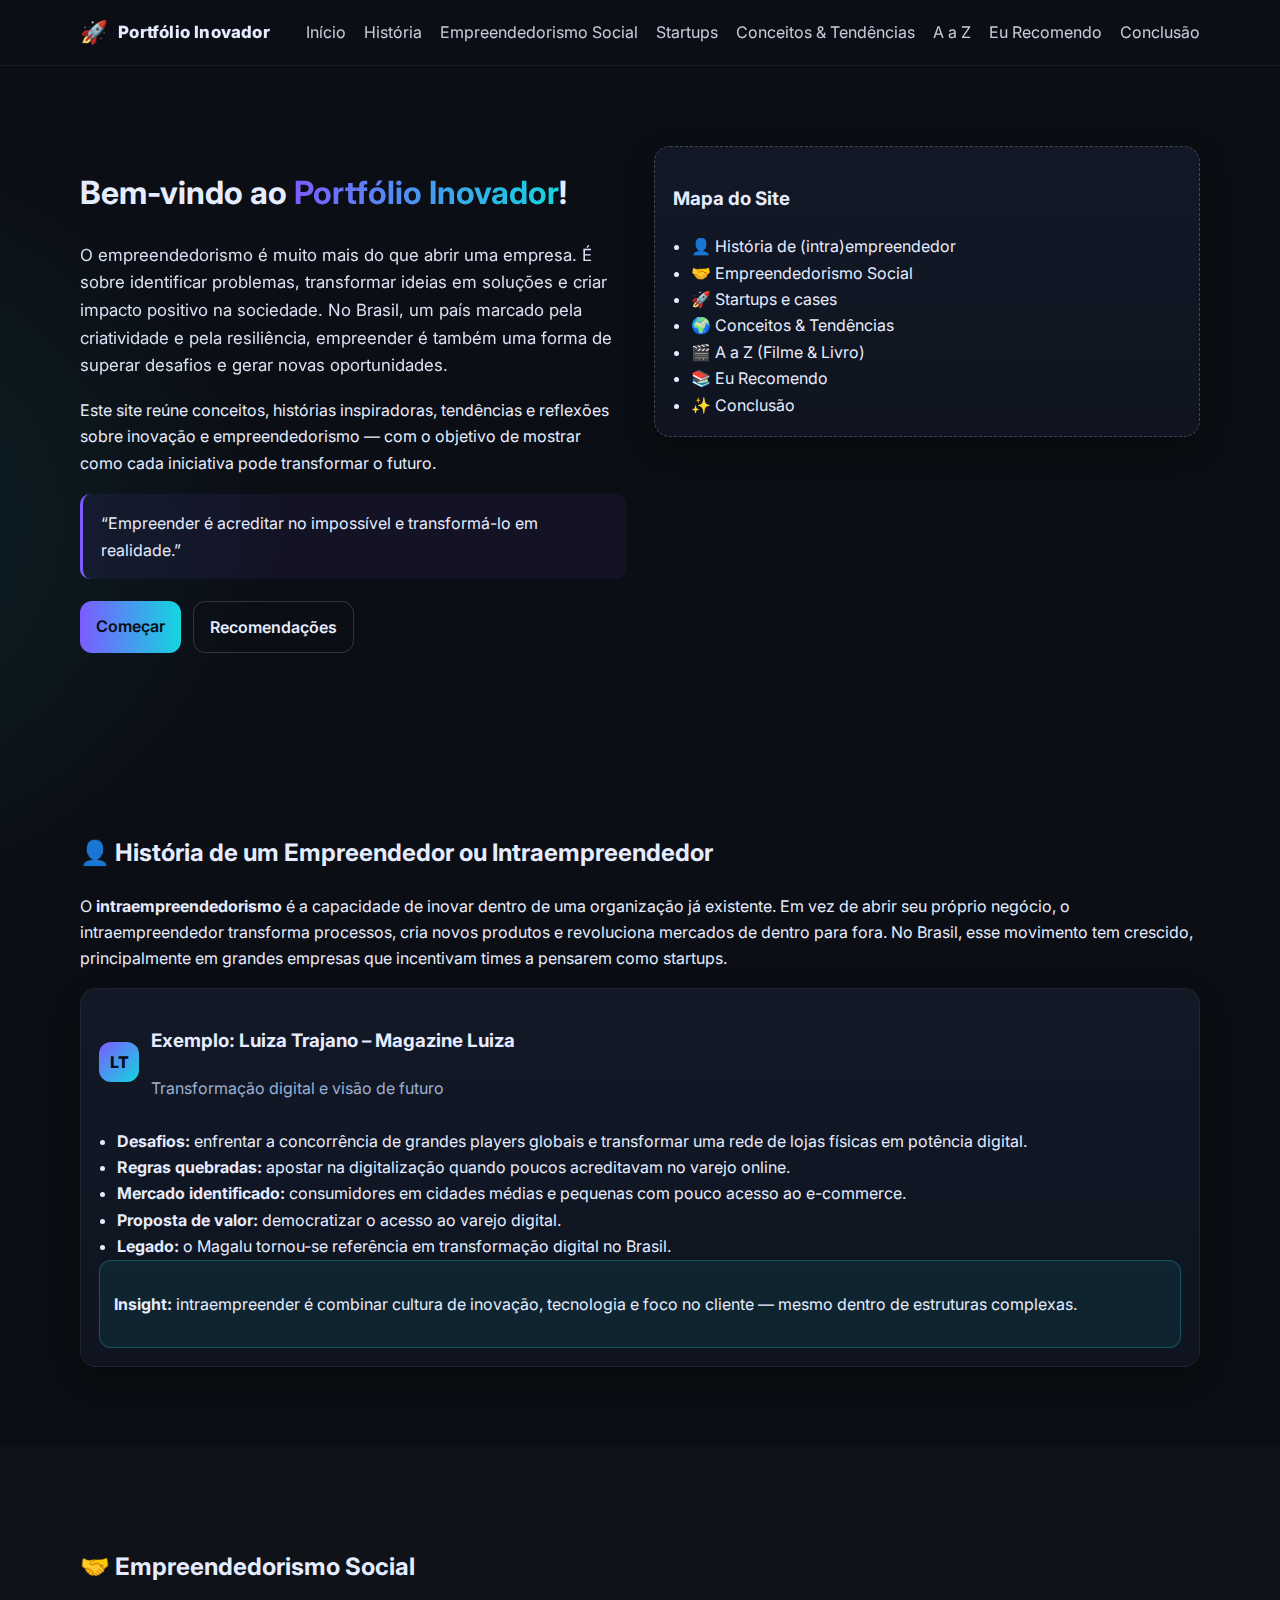
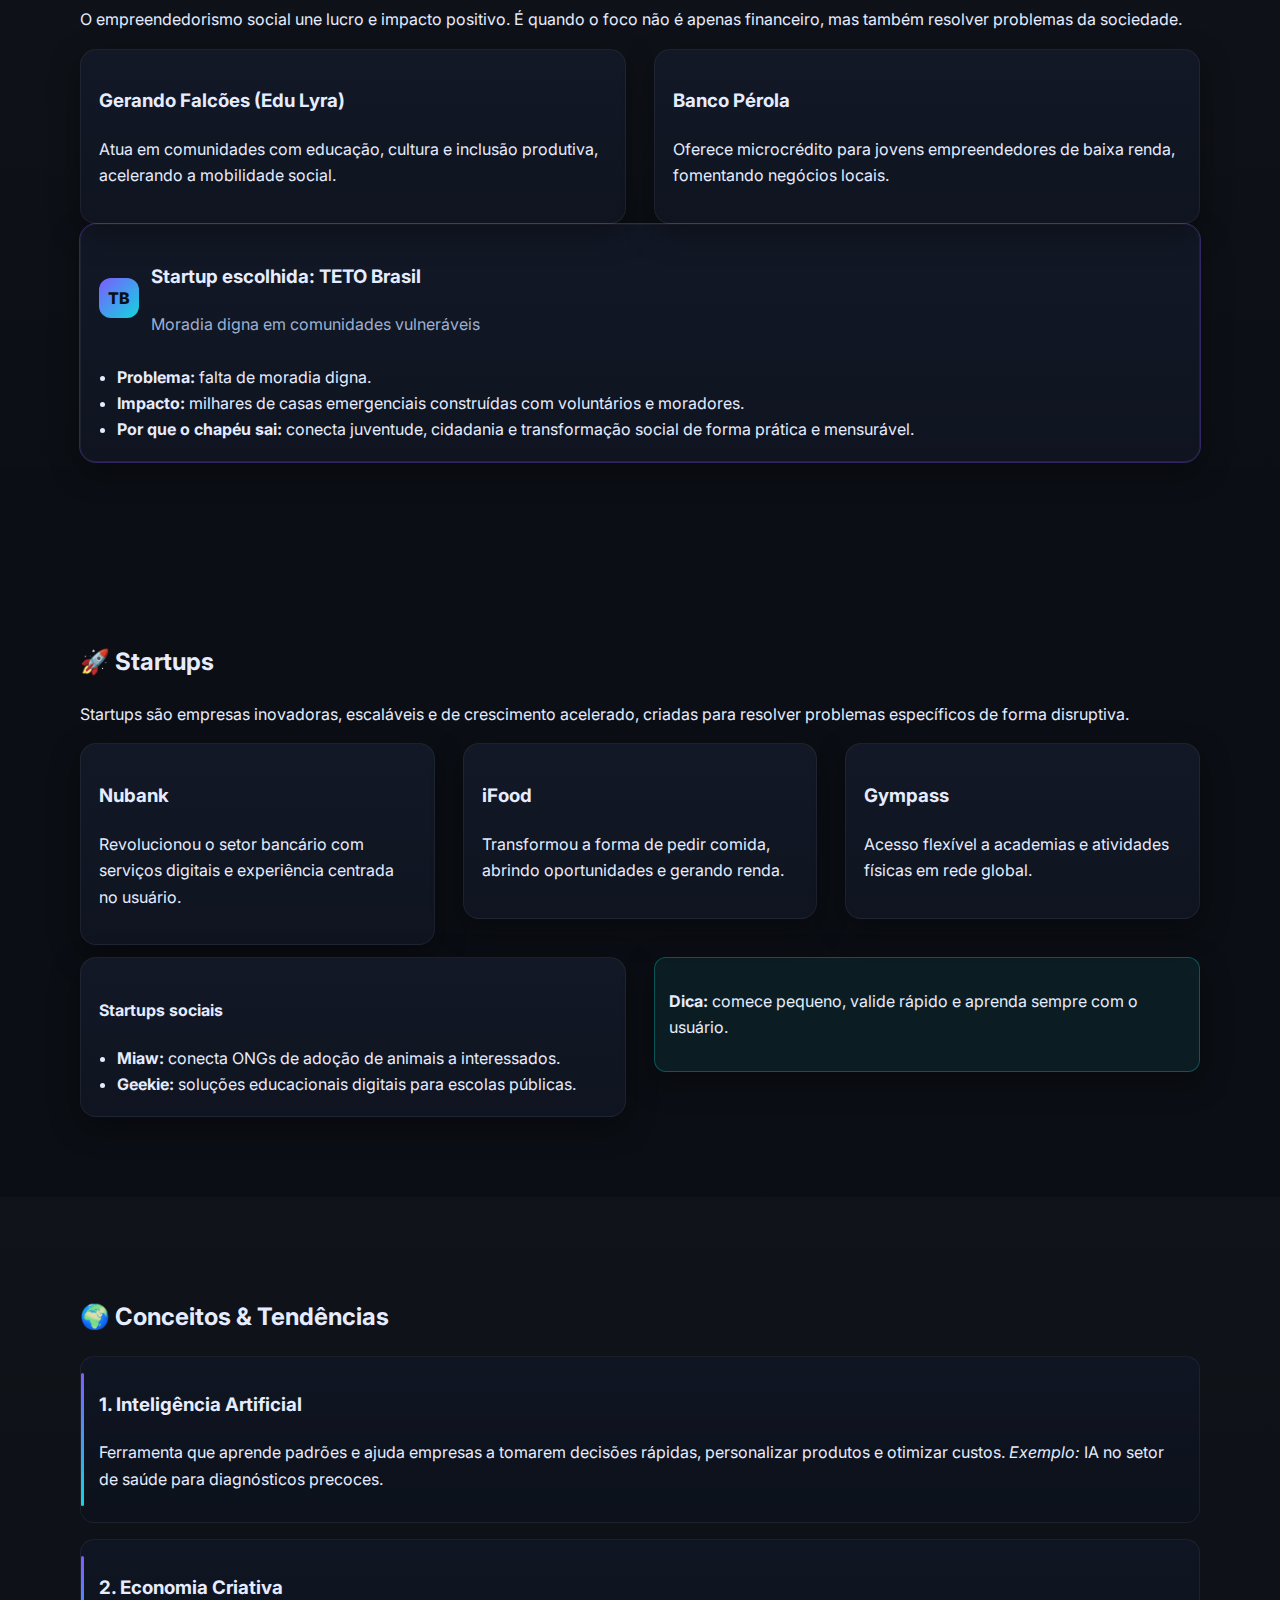
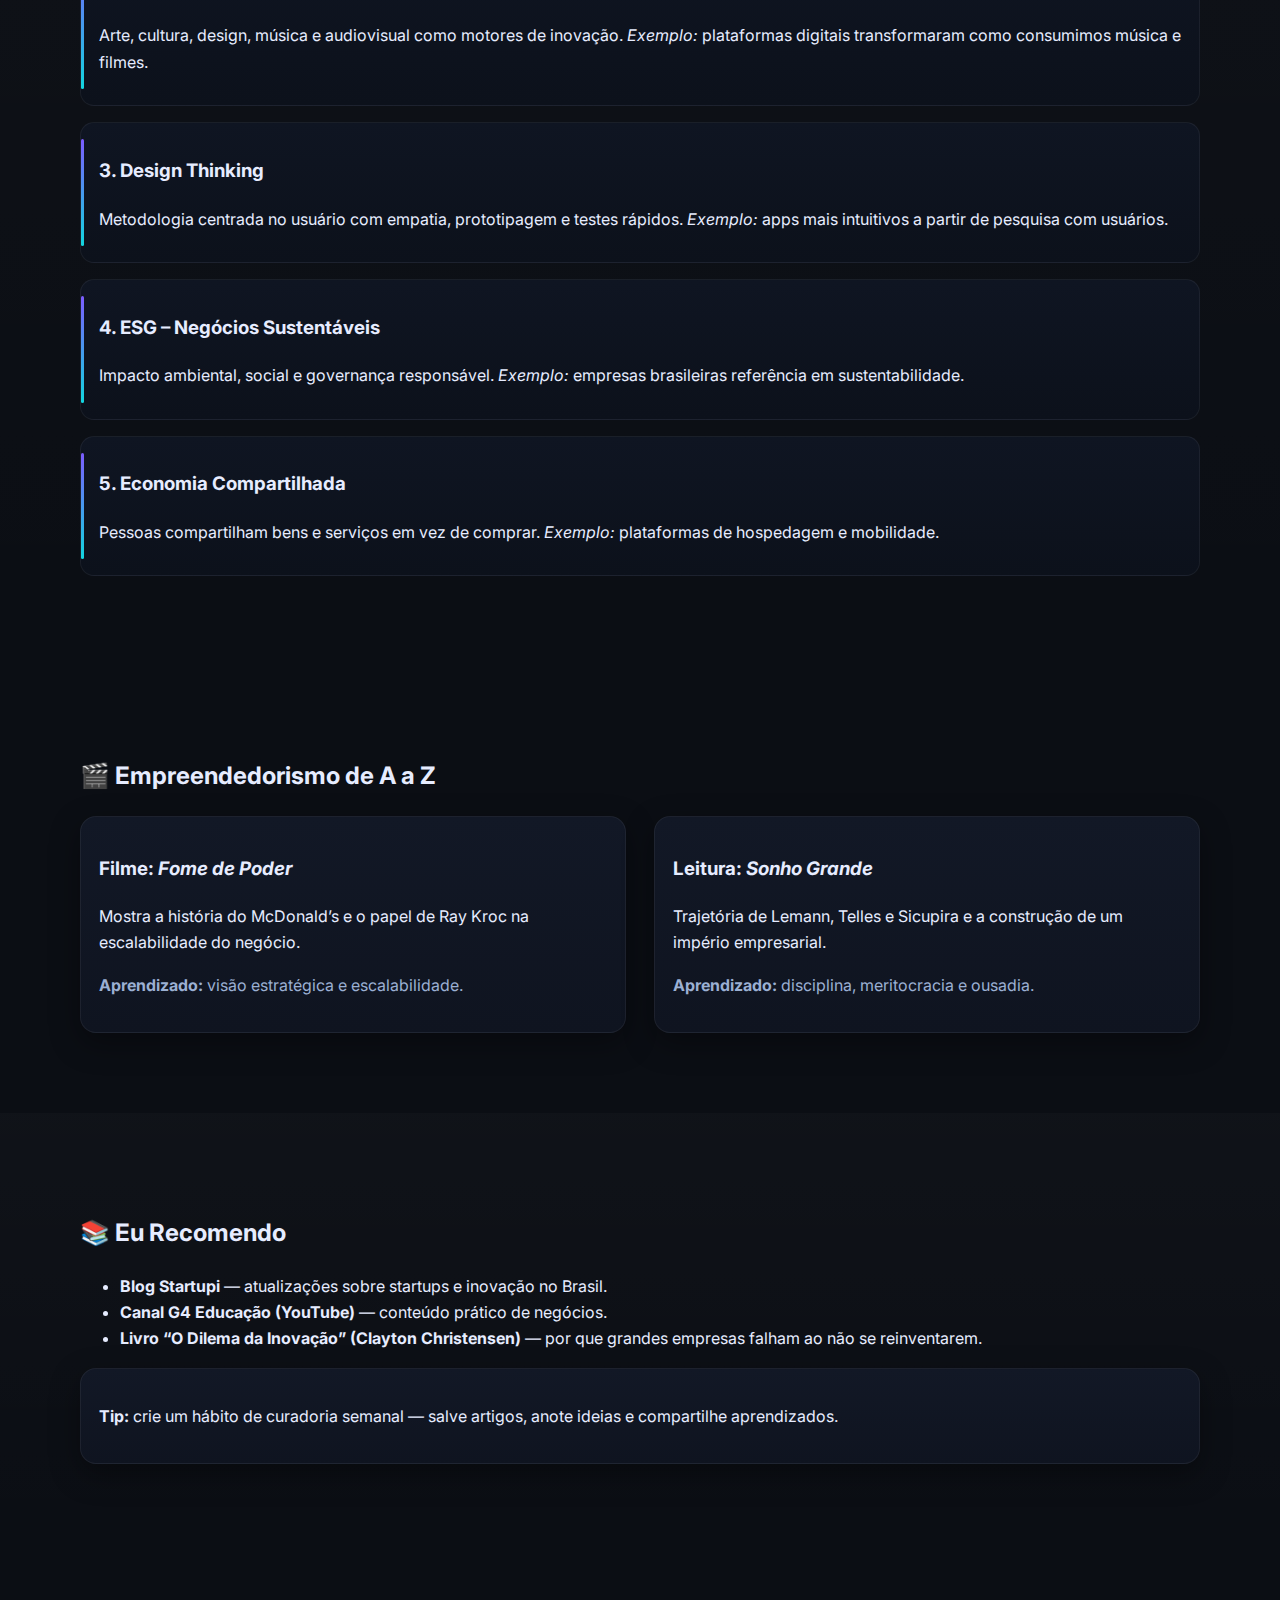
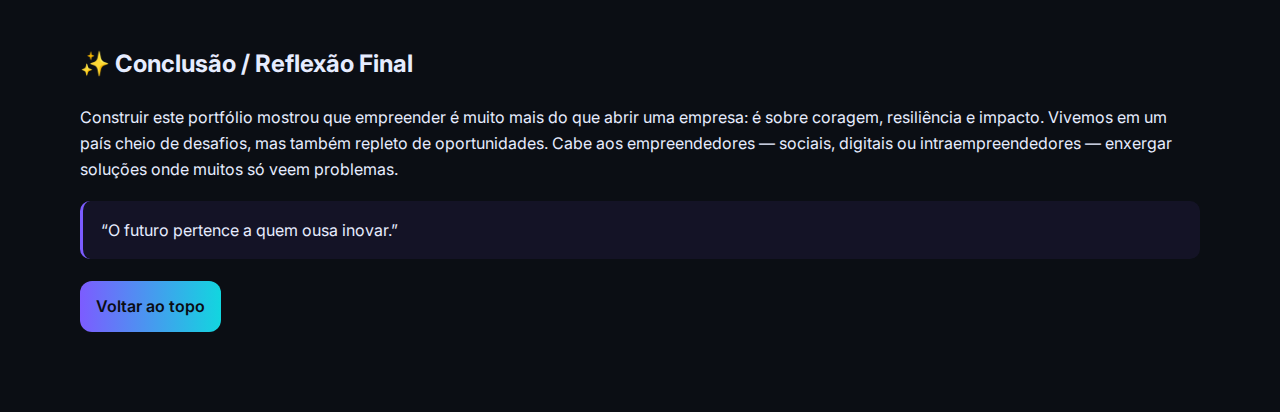
<file: index.html>
<!DOCTYPE html>
<html lang="pt-BR">
  <head>
    <meta charset="utf-8" />
    <meta name="viewport" content="width=device-width, initial-scale=1" />
    <title>Portfólio Inovador</title>
    <meta
      name="description"
      content="Site educativo sobre empreendedorismo, inovação e impacto social."
    />
    <link rel="preconnect" href="https://fonts.googleapis.com" />
    <link rel="preconnect" href="https://fonts.gstatic.com" crossorigin />
    <link
      href="https://fonts.googleapis.com/css2?family=Inter:wght@300;400;600;800&display=swap"
      rel="stylesheet"
    />
    <link rel="stylesheet" href="./styles.css" />
  </head>
  <body>
    <header class="site-header">
      <div class="container nav-wrap">
        <div class="brand">
          <span class="logo" aria-hidden="true">🚀</span>
          <span class="brand-name">Portfólio Inovador</span>
        </div>
        <nav class="site-nav" aria-label="Navegação principal">
          <button
            id="menuToggle"
            class="menu-toggle"
            aria-expanded="false"
            aria-controls="menuList"
          >
            ☰
          </button>
          <ul id="menuList" class="menu-list">
            <li><a href="#inicio">Início</a></li>
            <li><a href="#historia">História</a></li>
            <li><a href="#social">Empreendedorismo Social</a></li>
            <li><a href="#startups">Startups</a></li>
            <li><a href="#conceitos">Conceitos & Tendências</a></li>
            <li><a href="#az">A a Z</a></li>
            <li><a href="#recomendo">Eu Recomendo</a></li>
            <li><a href="#conclusao">Conclusão</a></li>
          </ul>
        </nav>
      </div>
    </header>

    <main>
      <!-- Início -->
      <section id="inicio" class="section hero">
        <div class="container grid-2">
          <div>
            <h1>Bem-vindo ao <span class="grad">Portfólio Inovador</span>!</h1>
            <p class="lead">
              O empreendedorismo é muito mais do que abrir uma empresa. É sobre
              identificar problemas, transformar ideias em soluções e criar
              impacto positivo na sociedade. No Brasil, um país marcado pela
              criatividade e pela resiliência, empreender é também uma forma de
              superar desafios e gerar novas oportunidades.
            </p>
            <p>
              Este site reúne conceitos, histórias inspiradoras, tendências e
              reflexões sobre inovação e empreendedorismo — com o objetivo de
              mostrar como cada iniciativa pode transformar o futuro.
            </p>
            <blockquote class="impacto">
              “Empreender é acreditar no impossível e transformá-lo em
              realidade.”
            </blockquote>
            <div class="cta-row">
              <a class="btn primary" href="#historia">Começar</a>
              <a class="btn ghost" href="#recomendo">Recomendações</a>
            </div>
          </div>
          <div class="card highlight">
            <h3>Mapa do Site</h3>
            <ul class="checklist">
              <li>👤 História de (intra)empreendedor</li>
              <li>🤝 Empreendedorismo Social</li>
              <li>🚀 Startups e cases</li>
              <li>🌍 Conceitos & Tendências</li>
              <li>🎬 A a Z (Filme & Livro)</li>
              <li>📚 Eu Recomendo</li>
              <li>✨ Conclusão</li>
            </ul>
          </div>
        </div>
      </section>

      <!-- História -->
      <section id="historia" class="section">
        <div class="container">
          <h2>👤 História de um Empreendedor ou Intraempreendedor</h2>
          <p>
            O <strong>intraempreendedorismo</strong> é a capacidade de inovar
            dentro de uma organização já existente. Em vez de abrir seu próprio
            negócio, o intraempreendedor transforma processos, cria novos
            produtos e revoluciona mercados de dentro para fora. No Brasil, esse
            movimento tem crescido, principalmente em grandes empresas que
            incentivam times a pensarem como startups.
          </p>

          <article class="card">
            <header class="card-head">
              <div class="avatar">LT</div>
              <div>
                <h3>Exemplo: Luiza Trajano – Magazine Luiza</h3>
                <p class="muted">Transformação digital e visão de futuro</p>
              </div>
            </header>
            <div class="card-body grid-2">
              <ul class="bullets">
                <li>
                  <strong>Desafios:</strong> enfrentar a concorrência de grandes
                  players globais e transformar uma rede de lojas físicas em
                  potência digital.
                </li>
                <li>
                  <strong>Regras quebradas:</strong> apostar na digitalização
                  quando poucos acreditavam no varejo online.
                </li>
                <li>
                  <strong>Mercado identificado:</strong> consumidores em cidades
                  médias e pequenas com pouco acesso ao e-commerce.
                </li>
                <li>
                  <strong>Proposta de valor:</strong> democratizar o acesso ao
                  varejo digital.
                </li>
                <li>
                  <strong>Legado:</strong> o Magalu tornou-se referência em
                  transformação digital no Brasil.
                </li>
              </ul>
              <div class="note">
                <p>
                  <strong>Insight:</strong> intraempreender é combinar cultura
                  de inovação, tecnologia e foco no cliente — mesmo dentro de
                  estruturas complexas.
                </p>
              </div>
            </div>
          </article>
        </div>
      </section>

      <!-- Empreendedorismo Social -->
      <section id="social" class="section alt">
        <div class="container">
          <h2>🤝 Empreendedorismo Social</h2>
          <p>
            O empreendedorismo social une lucro e impacto positivo. É quando o
            foco não é apenas financeiro, mas também resolver problemas da
            sociedade.
          </p>

          <div class="cards grid-2">
            <article class="card">
              <h3>Gerando Falcões (Edu Lyra)</h3>
              <p>
                Atua em comunidades com educação, cultura e inclusão produtiva,
                acelerando a mobilidade social.
              </p>
            </article>

            <article class="card">
              <h3>Banco Pérola</h3>
              <p>
                Oferece microcrédito para jovens empreendedores de baixa renda,
                fomentando negócios locais.
              </p>
            </article>
          </div>

          <article class="card focus">
            <header class="card-head">
              <div class="avatar">TB</div>
              <div>
                <h3>Startup escolhida: TETO Brasil</h3>
                <p class="muted">Moradia digna em comunidades vulneráveis</p>
              </div>
            </header>
            <div class="card-body">
              <ul class="bullets">
                <li><strong>Problema:</strong> falta de moradia digna.</li>
                <li>
                  <strong>Impacto:</strong> milhares de casas emergenciais
                  construídas com voluntários e moradores.
                </li>
                <li>
                  <strong>Por que o chapéu sai:</strong> conecta juventude,
                  cidadania e transformação social de forma prática e
                  mensurável.
                </li>
              </ul>
            </div>
          </article>
        </div>
      </section>

      <!-- Startups -->
      <section id="startups" class="section">
        <div class="container">
          <h2>🚀 Startups</h2>
          <p>
            Startups são empresas inovadoras, escaláveis e de crescimento
            acelerado, criadas para resolver problemas específicos de forma
            disruptiva.
          </p>

          <div class="cards grid-3">
            <article class="card">
              <h3>Nubank</h3>
              <p>
                Revolucionou o setor bancário com serviços digitais e
                experiência centrada no usuário.
              </p>
            </article>
            <article class="card">
              <h3>iFood</h3>
              <p>
                Transformou a forma de pedir comida, abrindo oportunidades e
                gerando renda.
              </p>
            </article>
            <article class="card">
              <h3>Gympass</h3>
              <p>
                Acesso flexível a academias e atividades físicas em rede global.
              </p>
            </article>
          </div>

          <div class="cards grid-2">
            <article class="card">
              <h4>Startups sociais</h4>
              <ul class="bullets">
                <li>
                  <strong>Miaw:</strong> conecta ONGs de adoção de animais a
                  interessados.
                </li>
                <li>
                  <strong>Geekie:</strong> soluções educacionais digitais para
                  escolas públicas.
                </li>
              </ul>
            </article>
            <article class="card note">
              <p>
                <strong>Dica:</strong> comece pequeno, valide rápido e aprenda
                sempre com o usuário.
              </p>
            </article>
          </div>
        </div>
      </section>

      <!-- Conceitos & Tendências -->
      <section id="conceitos" class="section alt">
        <div class="container">
          <h2>🌍 Conceitos & Tendências</h2>
          <div class="timeline">
            <div class="t-item">
              <h3>1. Inteligência Artificial</h3>
              <p>
                Ferramenta que aprende padrões e ajuda empresas a tomarem
                decisões rápidas, personalizar produtos e otimizar custos.
                <em>Exemplo:</em> IA no setor de saúde para diagnósticos
                precoces.
              </p>
            </div>
            <div class="t-item">
              <h3>2. Economia Criativa</h3>
              <p>
                Arte, cultura, design, música e audiovisual como motores de
                inovação. <em>Exemplo:</em> plataformas digitais transformaram
                como consumimos música e filmes.
              </p>
            </div>
            <div class="t-item">
              <h3>3. Design Thinking</h3>
              <p>
                Metodologia centrada no usuário com empatia, prototipagem e
                testes rápidos. <em>Exemplo:</em> apps mais intuitivos a partir
                de pesquisa com usuários.
              </p>
            </div>
            <div class="t-item">
              <h3>4. ESG – Negócios Sustentáveis</h3>
              <p>
                Impacto ambiental, social e governança responsável.
                <em>Exemplo:</em> empresas brasileiras referência em
                sustentabilidade.
              </p>
            </div>
            <div class="t-item">
              <h3>5. Economia Compartilhada</h3>
              <p>
                Pessoas compartilham bens e serviços em vez de comprar.
                <em>Exemplo:</em> plataformas de hospedagem e mobilidade.
              </p>
            </div>
          </div>
        </div>
      </section>

      <!-- A a Z -->
      <section id="az" class="section">
        <div class="container">
          <h2>🎬 Empreendedorismo de A a Z</h2>
          <div class="cards grid-2">
            <article class="card">
              <h3>Filme: <em>Fome de Poder</em></h3>
              <p>
                Mostra a história do McDonald’s e o papel de Ray Kroc na
                escalabilidade do negócio.
              </p>
              <p class="muted">
                <strong>Aprendizado:</strong> visão estratégica e
                escalabilidade.
              </p>
            </article>
            <article class="card">
              <h3>Leitura: <em>Sonho Grande</em></h3>
              <p>
                Trajetória de Lemann, Telles e Sicupira e a construção de um
                império empresarial.
              </p>
              <p class="muted">
                <strong>Aprendizado:</strong> disciplina, meritocracia e
                ousadia.
              </p>
            </article>
          </div>
        </div>
      </section>

      <!-- Eu Recomendo -->
      <section id="recomendo" class="section alt">
        <div class="container">
          <h2>📚 Eu Recomendo</h2>
          <ul class="resource-list">
            <li>
              <strong>Blog Startupi</strong> — atualizações sobre startups e
              inovação no Brasil.
            </li>
            <li>
              <strong>Canal G4 Educação (YouTube)</strong> — conteúdo prático de
              negócios.
            </li>
            <li>
              <strong
                >Livro “O Dilema da Inovação” (Clayton Christensen)</strong
              >
              — por que grandes empresas falham ao não se reinventarem.
            </li>
          </ul>
          <div class="tip card">
            <p>
              <strong>Tip:</strong> crie um hábito de curadoria semanal — salve
              artigos, anote ideias e compartilhe aprendizados.
            </p>
          </div>
        </div>
      </section>

      <!-- Conclusão -->
      <section id="conclusao" class="section">
        <div class="container">
          <h2>✨ Conclusão / Reflexão Final</h2>
          <p>
            Construir este portfólio mostrou que empreender é muito mais do que
            abrir uma empresa: é sobre coragem, resiliência e impacto. Vivemos
            em um país cheio de desafios, mas também repleto de oportunidades.
            Cabe aos empreendedores — sociais, digitais ou intraempreendedores —
            enxergar soluções onde muitos só veem problemas.
          </p>
          <blockquote class="impacto">
            “O futuro pertence a quem ousa inovar.”
          </blockquote>
          <a class="btn primary" href="#inicio" aria-label="Voltar ao topo"
            >Voltar ao topo</a
          >
        </div>
      </section>
    </main>

    <!-- <footer class="site-footer">
    <div class="container">
      <p>Feito com ❤ para estudos de empreendedorismo • <span id="year"></span></p>
    </div>
  </footer> -->

    <script src="./script.js"></script>
  </body>
</html>
</file>
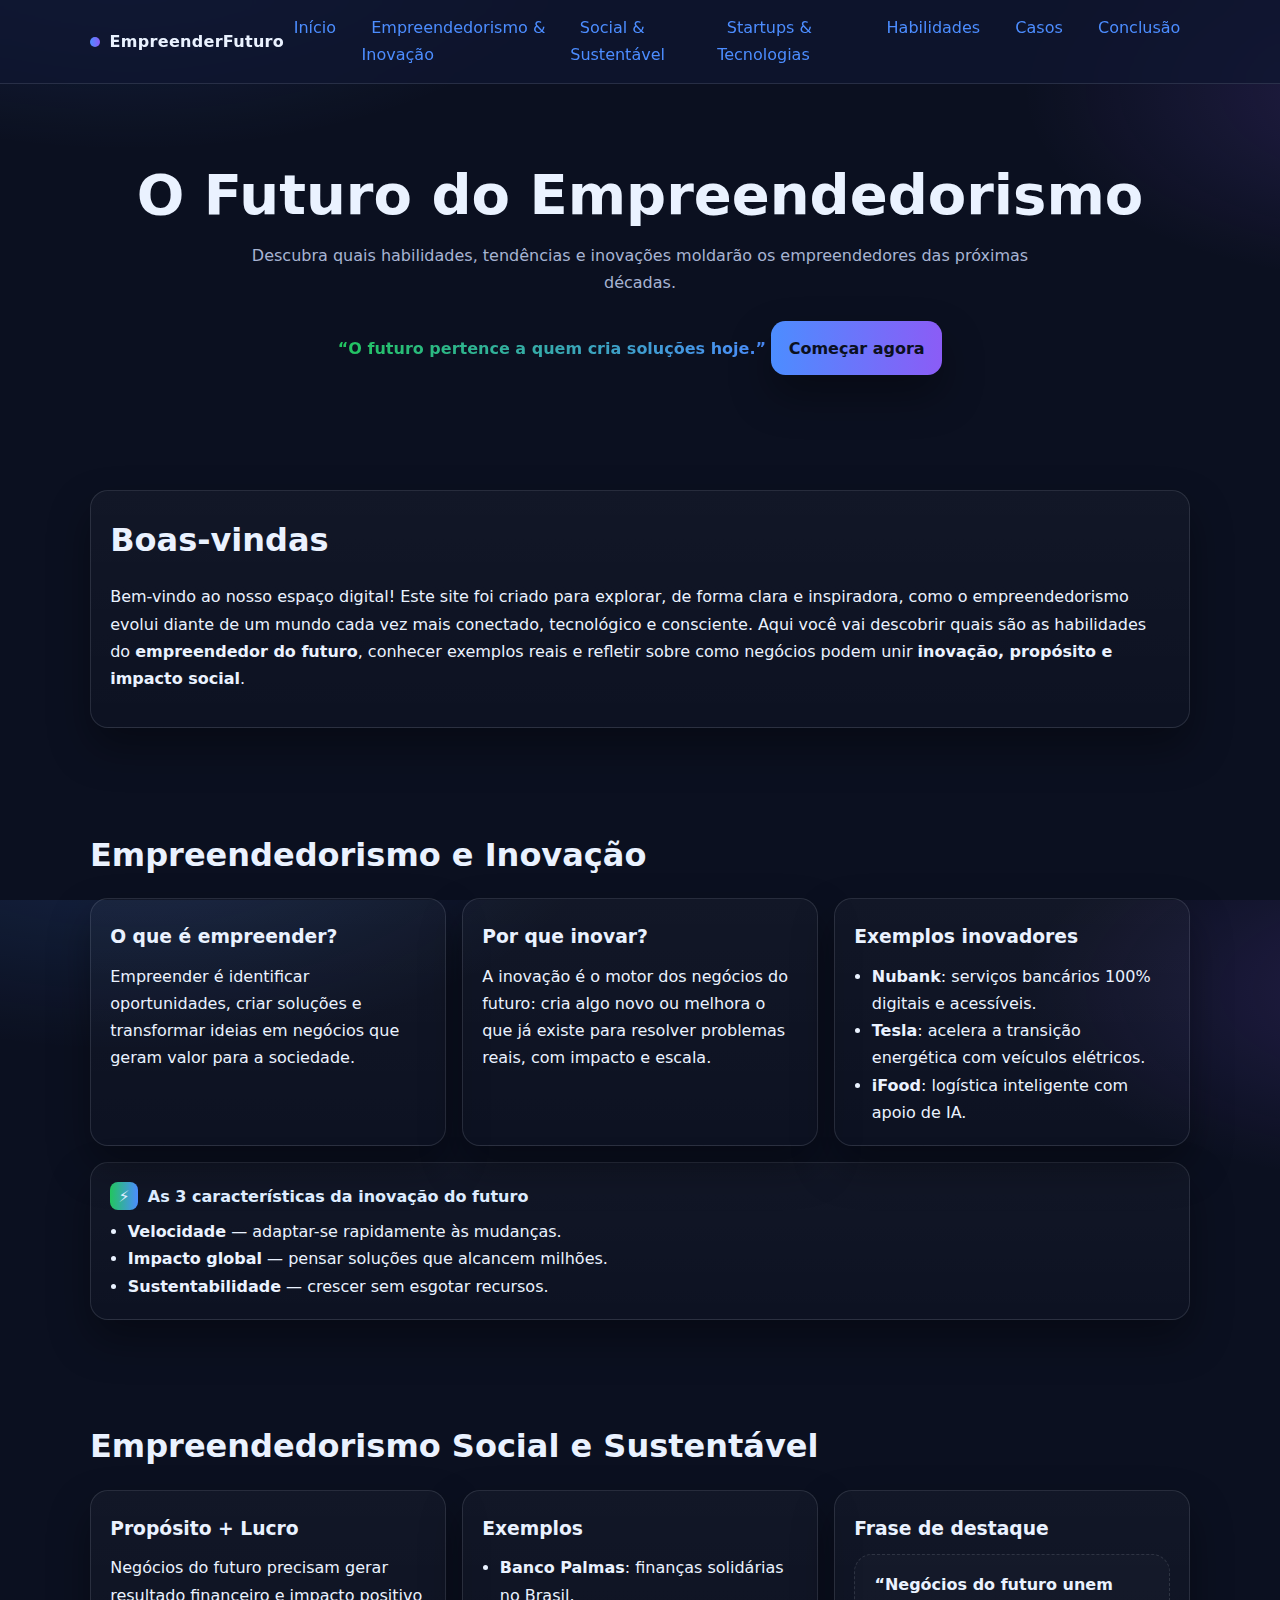
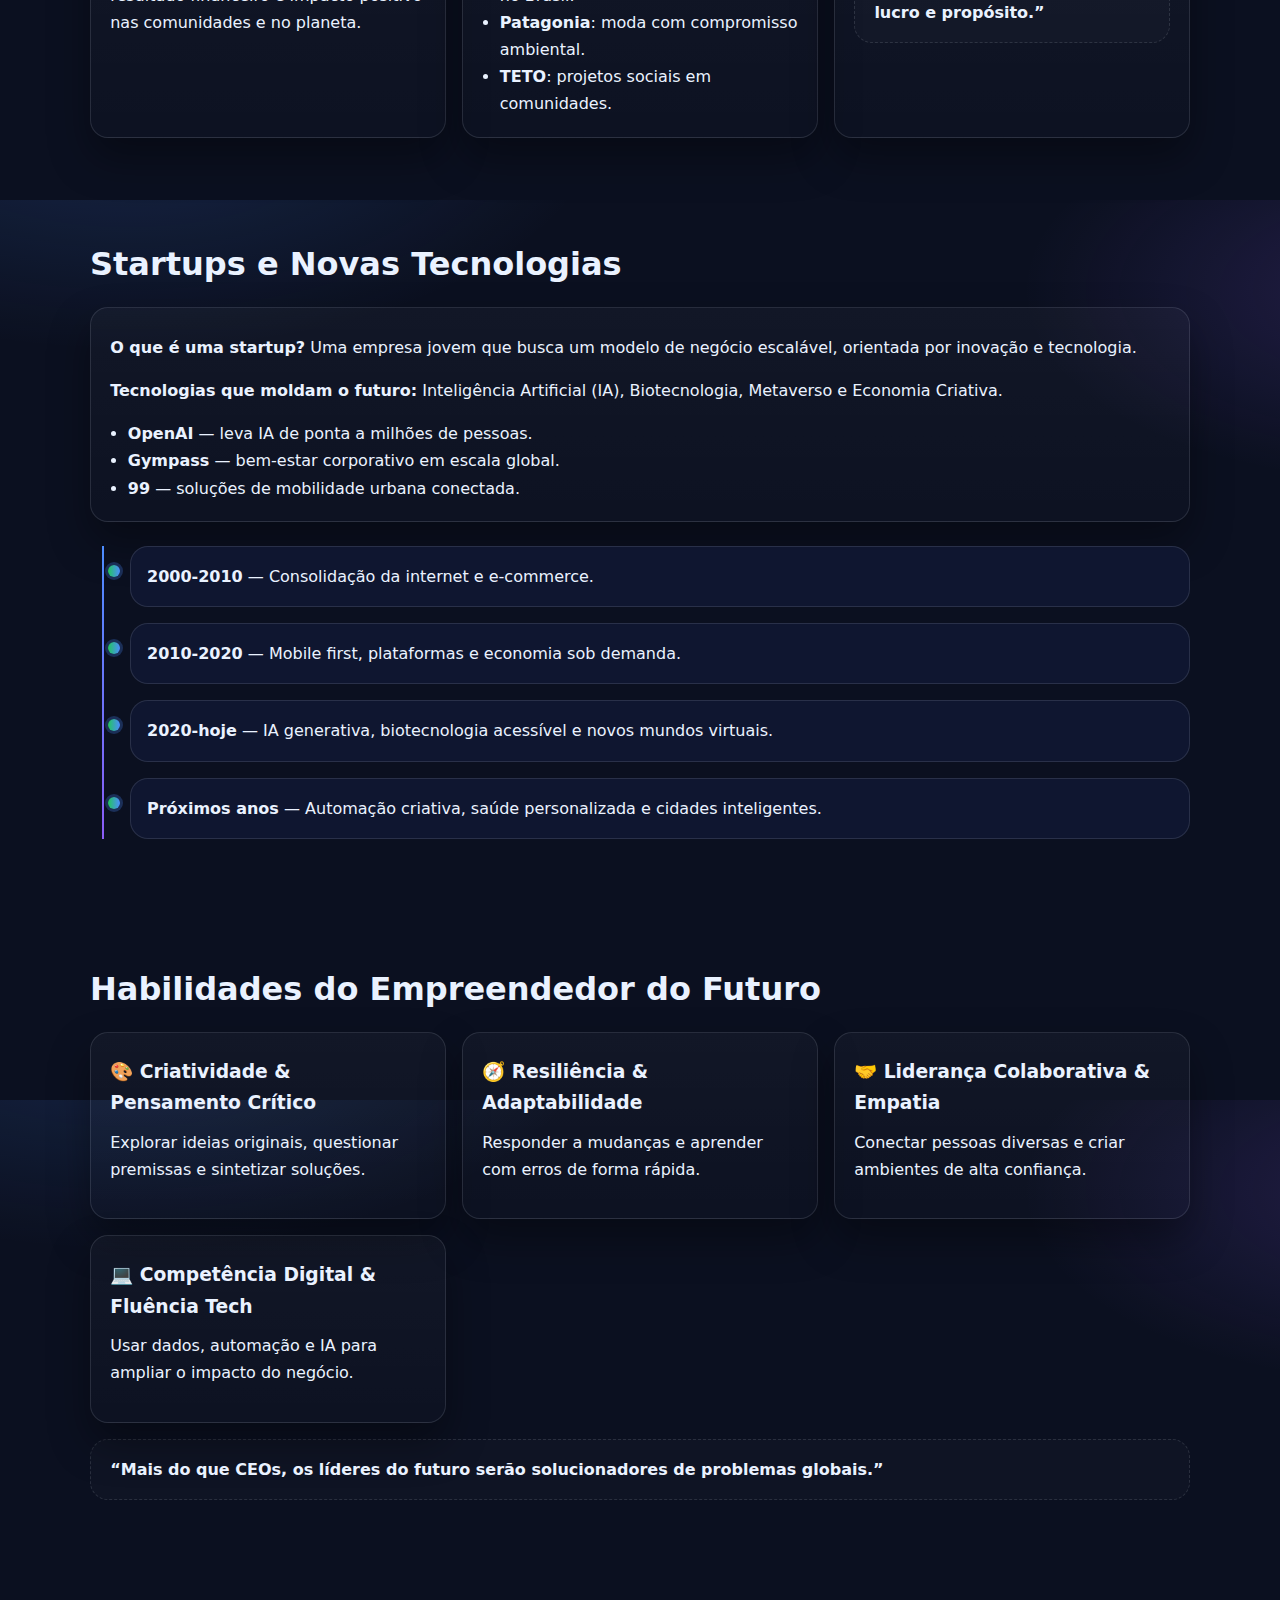
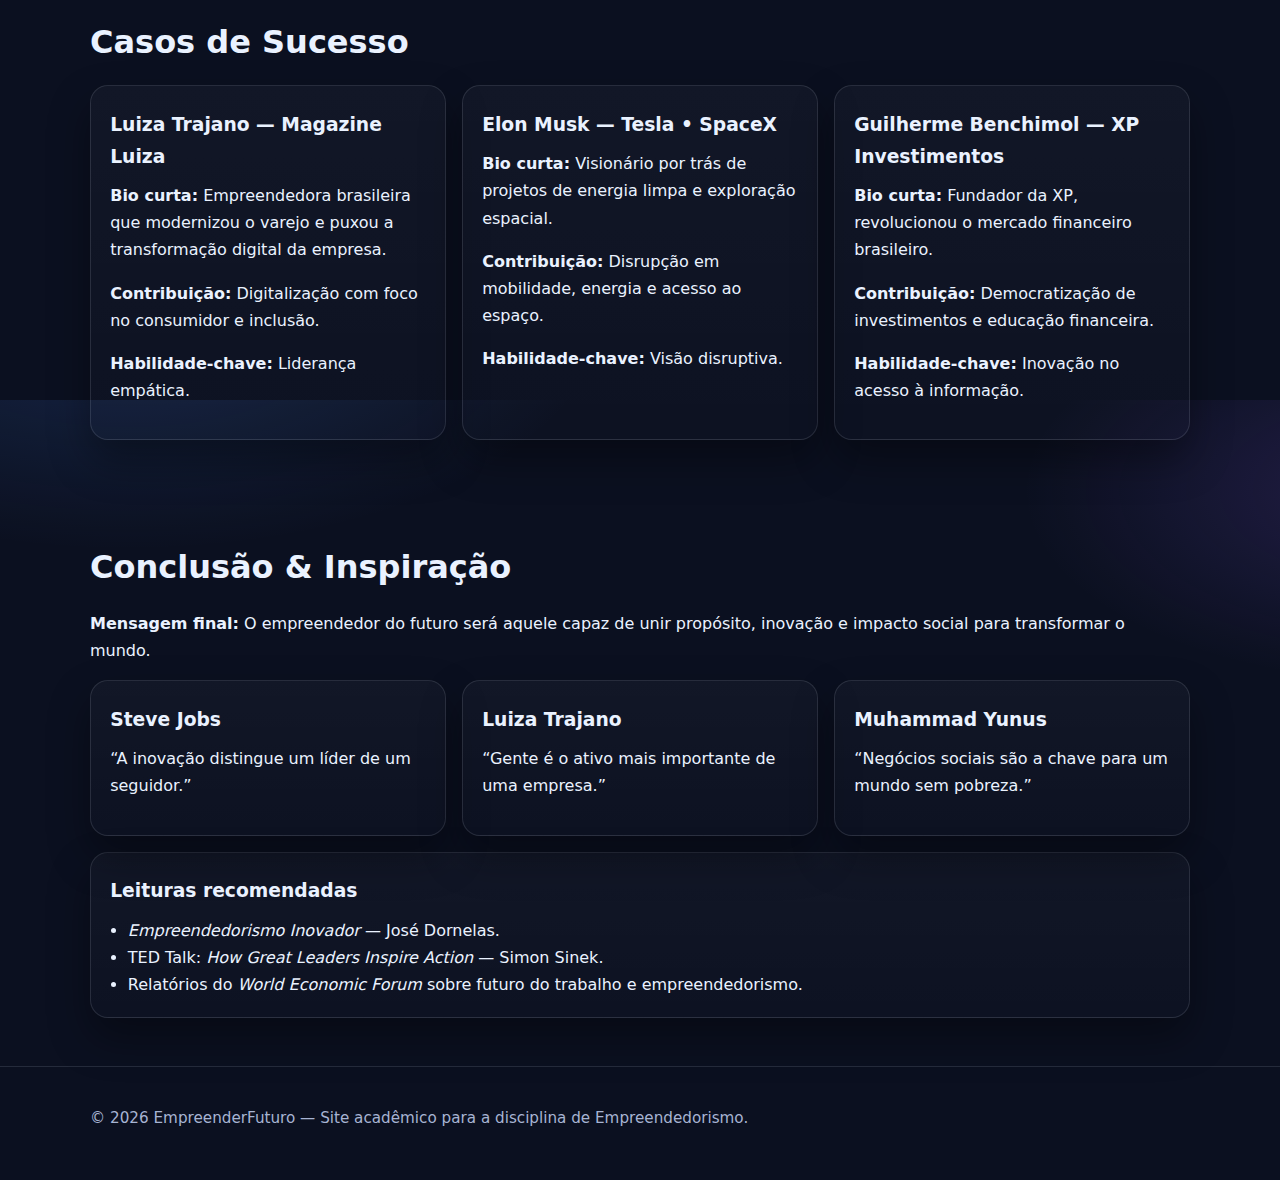
<file: perfil_empreendedor.html>
<!DOCTYPE html>
<html lang="pt-br">
  <head>
    <meta charset="utf-8" />
    <meta name="viewport" content="width=device-width, initial-scale=1" />
    <title>O Perfil do Empreendedor do Futuro</title>
    <meta
      name="description"
      content="Site educativo e inspirador sobre o empreendedor do futuro: inovação, tecnologia, impacto social, habilidades e casos de sucesso."
    />
    <meta name="author" content="Seu Nome" />

    <!-- Paleta: azul futurista, roxo criativo, verde sustentável -->
    <style>
      :root {
        --bg: #0b1020; /* fundo escuro tecnológico */
        --panel: #0f1630; /* cartões/barras */
        --text: #eaf2ff; /* texto principal */
        --muted: #a7b4d3; /* texto secundário */
        --blue: #4c8dff; /* azul futurista */
        --violet: #8b5cf6; /* roxo criativo */
        --green: #22c55e; /* verde sustentável */
        --line: rgba(234, 242, 255, 0.12);
        --shadow: 0 20px 40px rgba(0, 0, 0, 0.35);
        --radius: 18px;
      }
      * {
        box-sizing: border-box;
      }
      html,
      body {
        height: 100%;
      }
      body {
        margin: 0;
        font: 16px/1.7 system-ui, -apple-system, Segoe UI, Roboto, Ubuntu,
          Cantarell, "Helvetica Neue", Arial, "Noto Sans", sans-serif;
        color: var(--text);
        background: radial-gradient(
            800px 400px at 10% -10%,
            rgba(76, 141, 255, 0.18),
            transparent 60%
          ),
          radial-gradient(
            700px 350px at 110% 10%,
            rgba(139, 92, 246, 0.18),
            transparent 55%
          ),
          var(--bg);
      }
      a {
        color: var(--blue);
        text-decoration: none;
      }
      a:hover {
        text-decoration: underline;
      }
      .container {
        width: min(1100px, 92%);
        margin: 0 auto;
      }

      /* Header */
      header {
        position: sticky;
        top: 0;
        z-index: 20;
        background: rgba(15, 22, 48, 0.75);
        backdrop-filter: blur(10px);
        border-bottom: 1px solid var(--line);
      }
      .nav {
        display: flex;
        align-items: center;
        justify-content: space-between;
        padding: 0.9rem 0;
      }
      .brand {
        display: flex;
        gap: 0.6rem;
        align-items: center;
        font-weight: 800;
        letter-spacing: 0.3px;
      }
      .dot {
        width: 10px;
        height: 10px;
        border-radius: 50%;
        background: linear-gradient(90deg, var(--blue), var(--violet));
      }
      nav ul {
        display: flex;
        gap: 1rem;
        list-style: none;
        margin: 0;
        padding: 0;
      }
      nav a {
        padding: 0.4rem 0.6rem;
        border-radius: 0.6rem;
      }
      nav a:focus-visible {
        outline: 2px solid var(--violet);
        outline-offset: 2px;
      }
      .menu-btn {
        display: none;
      }

      /* Hero */
      .hero {
        padding: 5rem 0 3rem;
        text-align: center;
      }
      .hero h1 {
        font-size: clamp(2rem, 5.6vw, 3.5rem);
        line-height: 1.1;
        margin: 0 0 1rem;
      }
      .subtitle {
        color: var(--muted);
        margin: 0 auto 1.2rem;
        width: min(820px, 95%);
      }
      .impact {
        display: inline-block;
        margin: 1.2rem 0 2rem;
        font-weight: 800;
        background: linear-gradient(90deg, var(--green), var(--blue));
        -webkit-background-clip: text;
        background-clip: text;
        color: transparent;
      }
      .cta {
        display: inline-block;
        background: linear-gradient(90deg, var(--blue), var(--violet));
        color: #0b1020;
        font-weight: 800;
        padding: 0.85rem 1.1rem;
        border-radius: 0.9rem;
        box-shadow: var(--shadow);
      }

      /* Sections */
      section {
        padding: 3rem 0;
      }
      h2 {
        font-size: clamp(1.4rem, 3.3vw, 2rem);
        margin: 0.2rem 0 1rem;
      }
      p {
        margin: 0.4rem 0 1rem;
      }
      .grid {
        display: grid;
        gap: 1rem;
      }
      .cards {
        grid-template-columns: repeat(3, 1fr);
      }
      .card {
        background: linear-gradient(
          180deg,
          rgba(255, 255, 255, 0.03),
          rgba(255, 255, 255, 0.01)
        );
        border: 1px solid var(--line);
        border-radius: var(--radius);
        padding: 1.2rem;
        box-shadow: var(--shadow);
      }
      .card h3 {
        margin: 0.2rem 0 0.6rem;
      }
      .kpi {
        display: flex;
        gap: 0.6rem;
        align-items: center;
        font-weight: 700;
        color: #ddecff;
      }
      .kpi .ico {
        width: 28px;
        height: 28px;
        border-radius: 8px;
        background: linear-gradient(90deg, var(--green), var(--blue));
        display: grid;
        place-items: center;
      }

      /* Timeline */
      .timeline {
        position: relative;
        margin: 1.5rem 0;
        padding-left: 1rem;
      }
      .timeline::before {
        content: "";
        position: absolute;
        left: 12px;
        top: 0;
        bottom: 0;
        width: 2px;
        background: linear-gradient(180deg, var(--blue), var(--violet));
      }
      .tl-item {
        position: relative;
        margin-left: 1.5rem;
        margin-bottom: 1rem;
        padding: 1rem;
        background: var(--panel);
        border: 1px solid var(--line);
        border-radius: var(--radius);
      }
      .tl-item::before {
        content: "";
        position: absolute;
        left: -23px;
        top: 18px;
        width: 12px;
        height: 12px;
        border-radius: 50%;
        background: linear-gradient(90deg, var(--green), var(--blue));
        box-shadow: 0 0 0 3px rgba(76, 141, 255, 0.25);
      }

      /* Quote */
      .quote {
        padding: 1rem 1.2rem;
        border: 1px dashed var(--line);
        border-radius: var(--radius);
        background: rgba(255, 255, 255, 0.02);
        font-weight: 700;
      }

      /* Footer */
      footer {
        border-top: 1px solid var(--line);
        color: var(--muted);
        padding: 2rem 0;
        font-size: 0.95rem;
      }

      /* Form/Resources */
      .list-clean {
        margin: 0.5rem 0 0;
        padding-left: 1.1rem;
      }

      /* Responsive */
      @media (max-width: 900px) {
        .cards {
          grid-template-columns: 1fr 1fr;
        }
      }
      @media (max-width: 600px) {
        nav ul {
          display: none;
        }
        .menu-btn {
          display: inline-flex;
          gap: 0.5rem;
          align-items: center;
          background: transparent;
          border: 1px solid var(--line);
          color: var(--text);
          padding: 0.4rem 0.6rem;
          border-radius: 0.6rem;
        }
        .open nav ul {
          display: flex;
          flex-direction: column;
          position: absolute;
          right: 4%;
          top: 56px;
          background: var(--panel);
          border: 1px solid var(--line);
          border-radius: 0.8rem;
          padding: 0.6rem;
        }
        .hero {
          padding-top: 3.8rem;
        }
        .cards {
          grid-template-columns: 1fr;
        }
      }
    </style>
  </head>
  <body>
    <header>
      <div class="container nav" role="navigation" aria-label="principal">
        <div class="brand" aria-label="Página inicial">
          <span class="dot"></span> EmpreenderFuturo
        </div>
        <button
          class="menu-btn"
          aria-expanded="false"
          aria-controls="menu"
          id="menu-btn"
        >
          ☰ Menu
        </button>
        <nav>
          <ul id="menu">
            <li><a href="#inicio">Início</a></li>
            <li><a href="#inovacao">Empreendedorismo & Inovação</a></li>
            <li><a href="#social">Social & Sustentável</a></li>
            <li><a href="#startups">Startups & Tecnologias</a></li>
            <li><a href="#habilidades">Habilidades</a></li>
            <li><a href="#cases">Casos</a></li>
            <li><a href="#final">Conclusão</a></li>
          </ul>
        </nav>
      </div>
    </header>

    <main id="inicio">
      <!-- HERO -->
      <section class="hero container">
        <h1>O Futuro do Empreendedorismo</h1>
        <p class="subtitle">
          Descubra quais habilidades, tendências e inovações moldarão os
          empreendedores das próximas décadas.
        </p>
        <div class="impact">“O futuro pertence a quem cria soluções hoje.”</div>
        <a class="cta" href="#inovacao" aria-label="Começar agora"
          >Começar agora</a
        >
      </section>

      <!-- BOAS-VINDAS -->
      <section>
        <div class="container">
          <div class="card">
            <h2>Boas‑vindas</h2>
            <p>
              Bem-vindo ao nosso espaço digital! Este site foi criado para
              explorar, de forma clara e inspiradora, como o empreendedorismo
              evolui diante de um mundo cada vez mais conectado, tecnológico e
              consciente. Aqui você vai descobrir quais são as habilidades do
              <strong>empreendedor do futuro</strong>, conhecer exemplos reais e
              refletir sobre como negócios podem unir
              <strong>inovação, propósito e impacto social</strong>.
            </p>
          </div>
        </div>
      </section>

      <!-- EMPREENDEDORISMO E INOVAÇÃO -->
      <section id="inovacao">
        <div class="container">
          <h2>Empreendedorismo e Inovação</h2>
          <div class="grid cards">
            <article class="card">
              <h3>O que é empreender?</h3>
              <p>
                Empreender é identificar oportunidades, criar soluções e
                transformar ideias em negócios que geram valor para a sociedade.
              </p>
            </article>
            <article class="card">
              <h3>Por que inovar?</h3>
              <p>
                A inovação é o motor dos negócios do futuro: cria algo novo ou
                melhora o que já existe para resolver problemas reais, com
                impacto e escala.
              </p>
            </article>
            <article class="card">
              <h3>Exemplos inovadores</h3>
              <ul class="list-clean">
                <li>
                  <strong>Nubank</strong>: serviços bancários 100% digitais e
                  acessíveis.
                </li>
                <li>
                  <strong>Tesla</strong>: acelera a transição energética com
                  veículos elétricos.
                </li>
                <li>
                  <strong>iFood</strong>: logística inteligente com apoio de IA.
                </li>
              </ul>
            </article>
          </div>
          <div class="card" style="margin-top: 1rem">
            <div class="kpi">
              <span class="ico">⚡</span>
              <span>As 3 características da inovação do futuro</span>
            </div>
            <ul class="list-clean">
              <li>
                <strong>Velocidade</strong> — adaptar-se rapidamente às
                mudanças.
              </li>
              <li>
                <strong>Impacto global</strong> — pensar soluções que alcancem
                milhões.
              </li>
              <li>
                <strong>Sustentabilidade</strong> — crescer sem esgotar
                recursos.
              </li>
            </ul>
          </div>
        </div>
      </section>

      <!-- SOCIAL E SUSTENTÁVEL -->
      <section id="social">
        <div class="container">
          <h2>Empreendedorismo Social e Sustentável</h2>
          <div class="grid cards">
            <article class="card">
              <h3>Propósito + Lucro</h3>
              <p>
                Negócios do futuro precisam gerar resultado financeiro e impacto
                positivo nas comunidades e no planeta.
              </p>
            </article>
            <article class="card">
              <h3>Exemplos</h3>
              <ul class="list-clean">
                <li>
                  <strong>Banco Palmas</strong>: finanças solidárias no Brasil.
                </li>
                <li>
                  <strong>Patagonia</strong>: moda com compromisso ambiental.
                </li>
                <li><strong>TETO</strong>: projetos sociais em comunidades.</li>
              </ul>
            </article>
            <article class="card">
              <h3>Frase de destaque</h3>
              <p class="quote">“Negócios do futuro unem lucro e propósito.”</p>
            </article>
          </div>
        </div>
      </section>

      <!-- STARTUPS E TECNOLOGIAS -->
      <section id="startups">
        <div class="container">
          <h2>Startups e Novas Tecnologias</h2>
          <div class="card">
            <p>
              <strong>O que é uma startup?</strong> Uma empresa jovem que busca
              um modelo de negócio escalável, orientada por inovação e
              tecnologia.
            </p>
            <p>
              <strong>Tecnologias que moldam o futuro:</strong> Inteligência
              Artificial (IA), Biotecnologia, Metaverso e Economia Criativa.
            </p>
            <ul class="list-clean">
              <li>
                <strong>OpenAI</strong> — leva IA de ponta a milhões de pessoas.
              </li>
              <li>
                <strong>Gympass</strong> — bem‑estar corporativo em escala
                global.
              </li>
              <li>
                <strong>99</strong> — soluções de mobilidade urbana conectada.
              </li>
            </ul>
          </div>
          <div class="timeline">
            <div class="tl-item">
              <strong>2000‑2010</strong> — Consolidação da internet e
              e‑commerce.
            </div>
            <div class="tl-item">
              <strong>2010‑2020</strong> — Mobile first, plataformas e economia
              sob demanda.
            </div>
            <div class="tl-item">
              <strong>2020‑hoje</strong> — IA generativa, biotecnologia
              acessível e novos mundos virtuais.
            </div>
            <div class="tl-item">
              <strong>Próximos anos</strong> — Automação criativa, saúde
              personalizada e cidades inteligentes.
            </div>
          </div>
        </div>
      </section>

      <!-- HABILIDADES DO EMPREENDEDOR DO FUTURO -->
      <section id="habilidades">
        <div class="container">
          <h2>Habilidades do Empreendedor do Futuro</h2>
          <div class="grid cards">
            <article class="card">
              <h3>🎨 Criatividade & Pensamento Crítico</h3>
              <p>
                Explorar ideias originais, questionar premissas e sintetizar
                soluções.
              </p>
            </article>
            <article class="card">
              <h3>🧭 Resiliência & Adaptabilidade</h3>
              <p>Responder a mudanças e aprender com erros de forma rápida.</p>
            </article>
            <article class="card">
              <h3>🤝 Liderança Colaborativa & Empatia</h3>
              <p>
                Conectar pessoas diversas e criar ambientes de alta confiança.
              </p>
            </article>
            <article class="card">
              <h3>💻 Competência Digital & Fluência Tech</h3>
              <p>
                Usar dados, automação e IA para ampliar o impacto do negócio.
              </p>
            </article>
          </div>
          <p class="quote" style="margin-top: 1rem">
            “Mais do que CEOs, os líderes do futuro serão solucionadores de
            problemas globais.”
          </p>
        </div>
      </section>

      <!-- CASOS DE SUCESSO -->
      <section id="cases">
        <div class="container">
          <h2>Casos de Sucesso</h2>
          <div class="grid cards">
            <article class="card">
              <h3>Luiza Trajano — Magazine Luiza</h3>
              <p>
                <strong>Bio curta:</strong> Empreendedora brasileira que
                modernizou o varejo e puxou a transformação digital da empresa.
              </p>
              <p>
                <strong>Contribuição:</strong> Digitalização com foco no
                consumidor e inclusão.
              </p>
              <p><strong>Habilidade-chave:</strong> Liderança empática.</p>
            </article>
            <article class="card">
              <h3>Elon Musk — Tesla • SpaceX</h3>
              <p>
                <strong>Bio curta:</strong> Visionário por trás de projetos de
                energia limpa e exploração espacial.
              </p>
              <p>
                <strong>Contribuição:</strong> Disrupção em mobilidade, energia
                e acesso ao espaço.
              </p>
              <p><strong>Habilidade-chave:</strong> Visão disruptiva.</p>
            </article>
            <article class="card">
              <h3>Guilherme Benchimol — XP Investimentos</h3>
              <p>
                <strong>Bio curta:</strong> Fundador da XP, revolucionou o
                mercado financeiro brasileiro.
              </p>
              <p>
                <strong>Contribuição:</strong> Democratização de investimentos e
                educação financeira.
              </p>
              <p>
                <strong>Habilidade-chave:</strong> Inovação no acesso à
                informação.
              </p>
            </article>
          </div>
        </div>
      </section>

      <!-- CONCLUSÃO / INSPIRAÇÃO FINAL -->
      <section id="final">
        <div class="container">
          <h2>Conclusão & Inspiração</h2>
          <p>
            <strong>Mensagem final:</strong> O empreendedor do futuro será
            aquele capaz de unir propósito, inovação e impacto social para
            transformar o mundo.
          </p>
          <div class="grid cards">
            <article class="card">
              <h3>Steve Jobs</h3>
              <p>“A inovação distingue um líder de um seguidor.”</p>
            </article>
            <article class="card">
              <h3>Luiza Trajano</h3>
              <p>“Gente é o ativo mais importante de uma empresa.”</p>
            </article>
            <article class="card">
              <h3>Muhammad Yunus</h3>
              <p>“Negócios sociais são a chave para um mundo sem pobreza.”</p>
            </article>
          </div>
          <div class="card" style="margin-top: 1rem">
            <h3>Leituras recomendadas</h3>
            <ul class="list-clean">
              <li><em>Empreendedorismo Inovador</em> — José Dornelas.</li>
              <li>
                TED Talk: <em>How Great Leaders Inspire Action</em> — Simon
                Sinek.
              </li>
              <li>
                Relatórios do <em>World Economic Forum</em> sobre futuro do
                trabalho e empreendedorismo.
              </li>
            </ul>
          </div>
        </div>
      </section>
    </main>

    <footer>
      <div class="container">
        <p>
          © <span id="ano"></span> EmpreenderFuturo — Site acadêmico para a
          disciplina de Empreendedorismo.
        </p>
      </div>
    </footer>

    <script>
      // Ano automático
      document.getElementById("ano").textContent = new Date().getFullYear();
      // Menu mobile
      const btn = document.getElementById("menu-btn");
      btn?.addEventListener("click", () => {
        document.body.classList.toggle("open");
        const expanded = btn.getAttribute("aria-expanded") === "true";
        btn.setAttribute("aria-expanded", String(!expanded));
      });
    </script>
  </body>
</html>
</file>
<file: styles.css>
/* ============ Base ============ */
:root{
  --bg: #0b0e14;
  --panel: #121826;
  --panel-alt: #0f1420;
  --text: #e6ecff;
  --muted: #9bb0d3;
  --brand: #7c5cff;
  --brand-2: #12d6df;
  --ok: #20c997;
  --shadow: 0 10px 30px rgba(0,0,0,.35);
}

*{box-sizing:border-box}
html,body{margin:0;padding:0}
body{
  font-family: 'Inter', system-ui, -apple-system, Segoe UI, Roboto, Arial, sans-serif;
  background: radial-gradient(1000px 600px at 80% -10%, rgba(124,92,255,.15), transparent 60%),
              radial-gradient(900px 700px at -20% 10%, rgba(18,214,223,.12), transparent 60%),
              var(--bg);
  color: var(--text);
  line-height: 1.65;
}

/* Containers */
.container{width:min(1120px, 92%); margin-inline:auto}
.section{padding: 80px 0}
.section.alt{background: linear-gradient(180deg, rgba(255,255,255,.02), rgba(255,255,255,0));}
.grid-2{display:grid; gap:28px; grid-template-columns: repeat(2, minmax(0,1fr)); align-items:start}
.grid-3{display:grid; gap:28px; grid-template-columns: repeat(3, minmax(0,1fr)); align-items:start}

@media (max-width: 900px){
  .grid-2, .grid-3{grid-template-columns: 1fr}
  .section{padding:56px 0}
}

/* Header / Nav */
.site-header{
  position: sticky; top:0; z-index:999;
  background: rgba(11,14,20,.7); backdrop-filter: blur(8px);
  border-bottom: 1px solid rgba(255,255,255,.06);
}
.nav-wrap{display:flex; align-items:center; justify-content:space-between; padding:14px 0}
.brand{display:flex; gap:10px; align-items:center; font-weight:800; letter-spacing:.2px}
.brand .logo{font-size:1.4rem}
.brand-name{font-size:1.05rem}

.site-nav .menu-list{display:flex; gap:18px; list-style:none; padding:0; margin:0}
.site-nav a{color: var(--text); text-decoration:none; opacity:.85}
.site-nav a:hover{opacity:1}
.menu-toggle{display:none; background:transparent; color:var(--text); border:1px solid rgba(255,255,255,.2); border-radius:10px; padding:6px 10px}

@media (max-width: 820px){
  .menu-toggle{display:block}
  .site-nav .menu-list{position:absolute; right:4%; top:58px; flex-direction:column; background: var(--panel); padding:14px; border-radius:14px; box-shadow: var(--shadow); display:none}
  .site-nav .menu-list.open{display:flex}
}

/* Hero */
.hero .lead{font-size:1.05rem; color: var(--text); opacity:.95}
.impacto{
  margin:18px 0 22px; padding:16px 18px;
  border-left:3px solid var(--brand);
  background: rgba(124,92,255,.08);
  border-radius:10px;
  color: var(--text);
}
.grad{
  background: linear-gradient(90deg, var(--brand), var(--brand-2));
  -webkit-background-clip: text; background-clip: text; color: transparent;
}
.cta-row{display:flex; gap:12px; flex-wrap:wrap; margin-top:8px}
.btn{
  display:inline-block; padding:12px 16px; border-radius:12px; text-decoration:none; font-weight:600;
  border:1px solid rgba(255,255,255,.16);
}
.btn.primary{background: linear-gradient(90deg, var(--brand), var(--brand-2)); color:#0a0d14; border:none}
.btn.ghost{background: transparent; color: var(--text)}

/* Cards */
.card{
  background: linear-gradient(180deg, var(--panel), var(--panel-alt));
  border: 1px solid rgba(255,255,255,.06);
  border-radius: 16px;
  padding: 18px 18px;
  box-shadow: var(--shadow);
}
.card.highlight{border:1px dashed rgba(255,255,255,.2)}
.card.focus{outline:1.5px solid rgba(124,92,255,.35)}

.card-head{display:flex; gap:12px; align-items:center; margin-bottom:10px}
.avatar{
  width:40px; height:40px; border-radius:12px; display:grid; place-items:center; font-weight:800;
  background: linear-gradient(135deg, var(--brand), var(--brand-2));
  color:#071018;
}
.card-body{display:block}
.cards{margin-top:12px}

.checklist{margin:0; padding-left:18px}
.bullets{margin:0; padding-left:18px}
.muted{color: var(--muted)}

.note{
  background: rgba(18,214,223,.08);
  border: 1px solid rgba(18,214,223,.3);
  border-radius: 12px;
  padding: 14px;
}

/* Timeline */
.timeline{display:grid; gap:16px}
.t-item{
  position:relative; padding:14px 16px 14px 18px;
  background: linear-gradient(180deg, #0f1522, #0c111b);
  border:1px solid rgba(255,255,255,.06);
  border-radius:14px;
}
.t-item::before{
  content:""; position:absolute; left:0; top:16px; bottom:16px; width:3px;
  background: linear-gradient(180deg, var(--brand), var(--brand-2));
  border-radius:3px;
}

/* Footer */
.site-footer{padding:24px 0; border-top:1px solid rgba(255,255,255,.06)}
.site-footer p{color: var(--muted); text-align:center}
</file>
